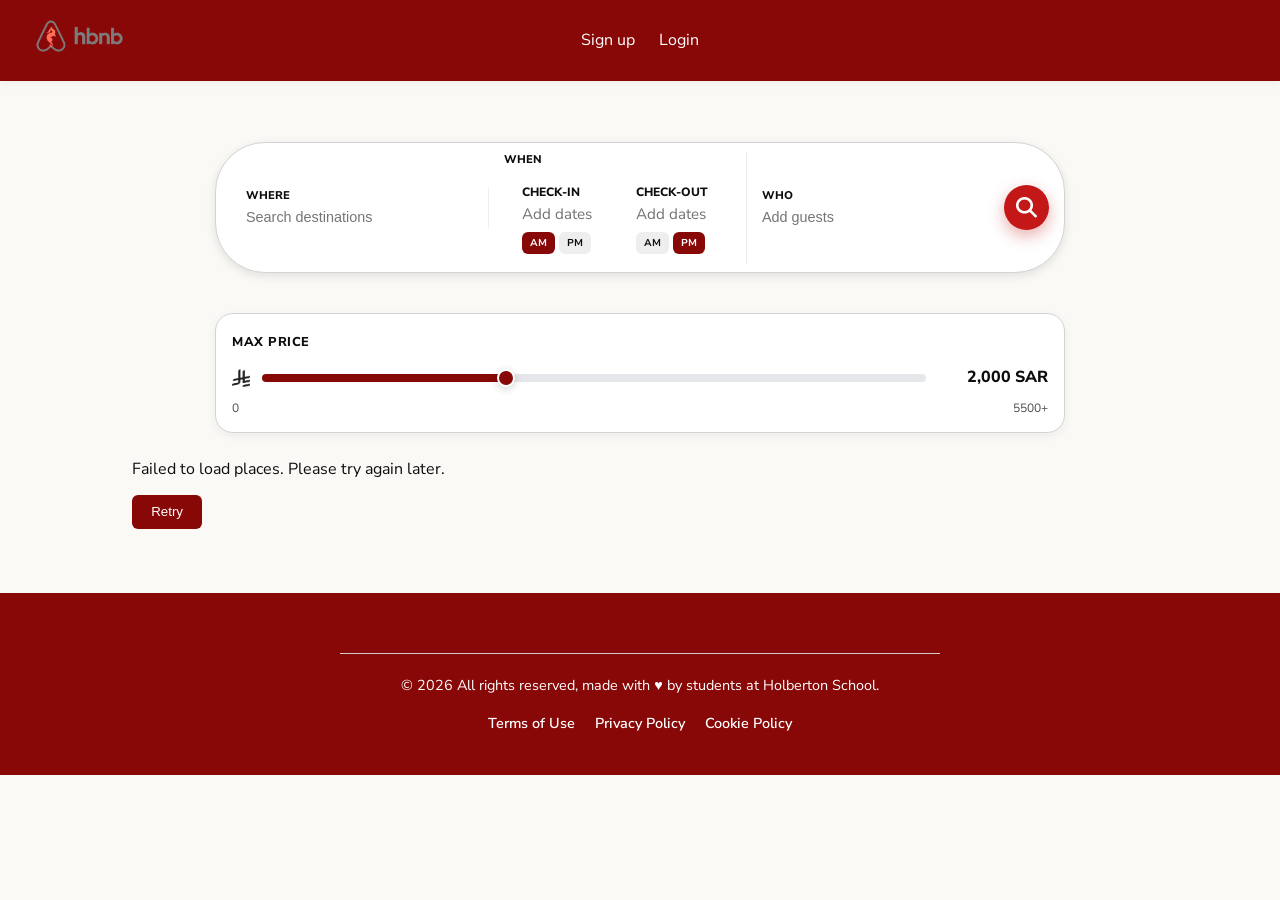
<file: part4/base_files/index.html>
<!DOCTYPE html>
<html lang="en">
<head>
    <meta charset="UTF-8">
    <meta name="viewport" content="width=device-width, initial-scale=1.0">
    <title>HBnB Home Page</title>
    <link rel="icon" href="images/icon.png" type="image/png">
    <link rel="stylesheet" href="styles.css">
    <link rel="stylesheet" href="https://cdnjs.cloudflare.com/ajax/libs/font-awesome/6.4.0/css/all.min.css">
    <link rel="preconnect" href="https://fonts.googleapis.com">
    <link rel="preconnect" href="https://fonts.gstatic.com" crossorigin>
    <link href="https://fonts.googleapis.com/css2?family=Nunito+Sans:wght@300;400;600;700&display=swap" rel="stylesheet">
</head>
<body>
    <header>
        <div class="header-container">
            <a href="index.html" class="brand">
                <img src="images/logo.png" alt="Logo" class="logo header-logo">
            </a>
           <nav>
               <a href="signup.html" id="signup-link">Sign up</a>
               <a href="login.html" id="login-link">Login</a>
               <a href="add_place.html" id="create-place-link" style="display: none;">Create Place</a>
               <a href="#" id="logout-btn" style="display:none;">Logout</a>
           </nav>
        </div>
    </header>
    
    <main>
        
        <search class="search-bar">
            <form id="filter-form">
                
                <!-- WHERE: Destination -->
                <div class="filter-group">
                    <label for="location">Where</label>
                    <input type="text" id="location" placeholder="Search destinations" list="location-suggestions">
                    <datalist id="location-suggestions"></datalist>
                </div>
                
                <!-- WHEN: Check-in & Checkout -->
        <div class="filter-group date-filter-group" id="date-picker-trigger"> <label>When</label>
    <div class="date-inputs-container">
        
        <div class="date-zone" id="checkin-zone">
            <span class="date-label">Check-in</span>
            <span class="date-display" id="checkin-display">Add dates</span>
            <input type="date" id="checkin-input" class="hidden-date-input" style="position:absolute; opacity:0; pointer-events:none;">
            <div class="time-ampm" id="checkin-time">
                <span class="time-btn active" data-time="am">AM</span>
                <span class="time-btn" data-time="pm">PM</span>
            </div>
        </div>

        <div class="date-zone" id="checkout-zone">
            <span class="date-label">Check-out</span>
            <span class="date-display" id="checkout-display">Add dates</span>
            <input type="date" id="checkout-input" class="hidden-date-input" style="position:absolute; opacity:0; pointer-events:none;">
            <div class="time-ampm" id="checkout-time">
                <span class="time-btn" data-time="am">AM</span>
                <span class="time-btn active" data-time="pm">PM</span>
            </div>
        </div>

    </div>
</div>
                <!-- WHO: Guests -->
                <div class="filter-group">
                    <label for="guests">Who</label>
                    <input type="number" id="guests" min="1" placeholder="Add guests">
                </div>

                <!-- Searching magnifier -->
                <button type="submit" class="search-btn">
                    <span class="icon"><i class="fas fa-magnifying-glass"></i></span>
                </button>
            </form>
        </search>

        <section class="price-filter" aria-label="Price filter">
            <div class="price-filter-header">
                <label for="price-range" class="price-label">Max Price</label>
                <button type="button" id="price-reset" class="price-reset">Reset</button>
            </div>
            <div class="price-range-row">
                <img src="images/Saudi_Riyal_Symbol-1.png" alt="SAR" class="currency-icon" />
                <input type="range" id="price-range" min="0" max="5500" step="50" value="2000" aria-describedby="price-value" />
                <output id="price-value" for="price-range" class="price-value"></output>
            </div>
            <div class="price-hints">
                <span>0</span>
                <span>5500+</span>
            </div>
        </section>

        <section id="places-list"></section>

    </main>
    
    <!-- Footer -->
    <footer>
        <hr>
        <p>© 2026 All rights reserved, made with ♥ by students at Holberton School.</p>
        <div>
            <ul>
                <li><a href="#">Terms of Use</a></li>
                <li><a href="#">Privacy Policy</a></li>
                <li><a href="#">Cookie Policy</a></li>
            </ul>
        </div>
    </footer>

    <script src="scripts.js"></script>
</body>
</html>
</file>
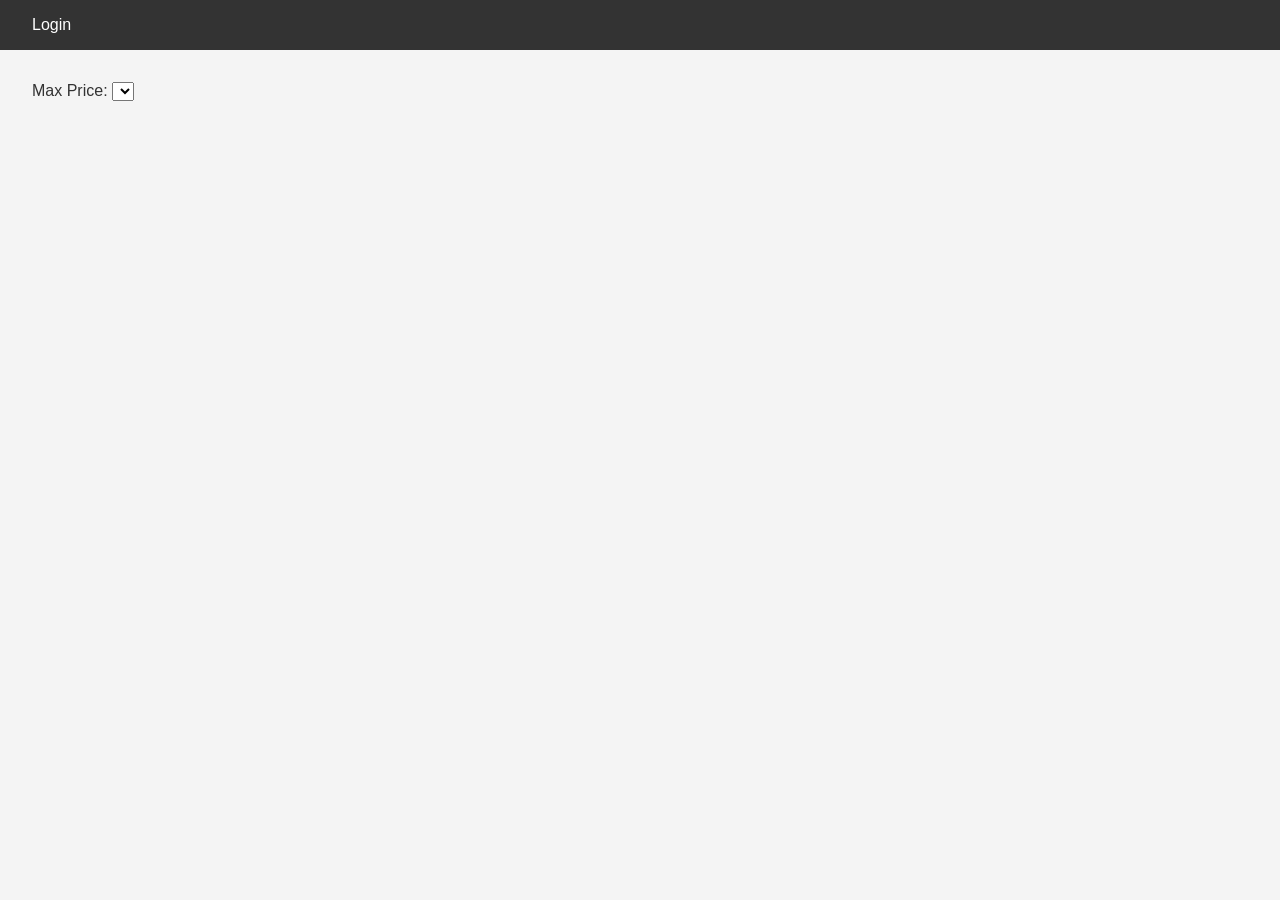
<file: part4/HTML/index.html>
<!DOCTYPE html>
<html lang="en">
<head>
    <meta charset="UTF-8">
    <meta name="viewport" content="width=device-width, initial-scale=1.0">
    <title>List of Places</title>
    <link rel="stylesheet" href="styles.css">
</head>
<body>
    <header>
        <nav>
            <a href="login.html" id="login-link">Login</a>
        </nav>
    </header>
    <main>
        <section id="filter">
            <label for="price-filter">Max Price:</label>
            <select id="price-filter">
                <!-- Options will be populated dynamically -->
            </select>
        </section>
        <section id="places-list">
            <!-- List of places will be populated dynamically -->
        </section>
    </main>
    <script src="scripts.js"></script>
</body>
</html>
</file>
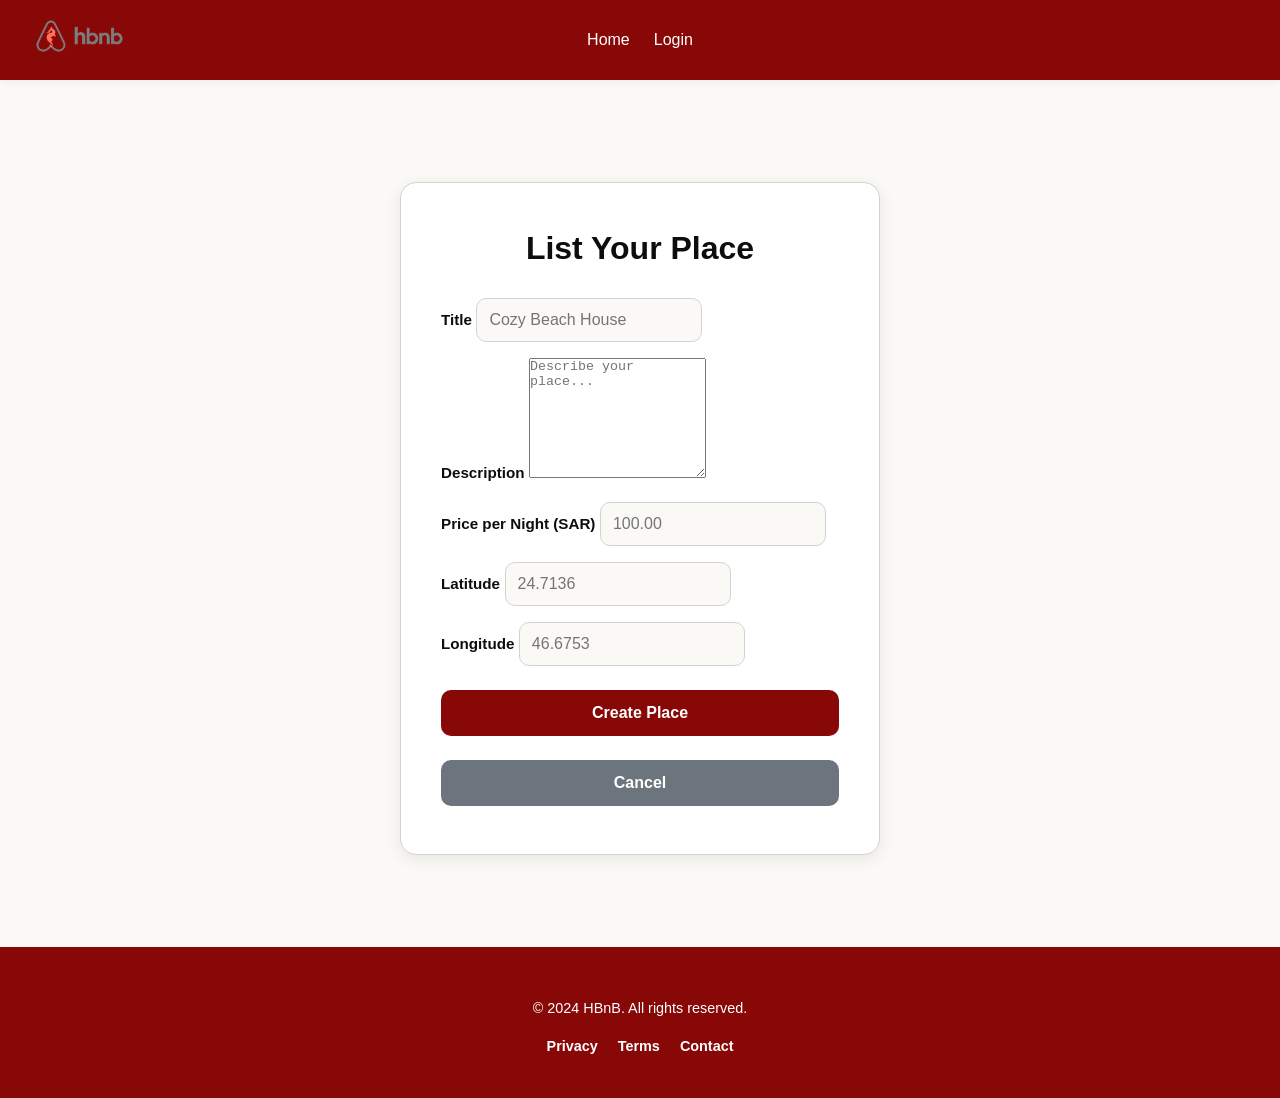
<file: part4/base_files/add-place.html>
<!DOCTYPE html>
<html lang="en">
<head>
    <meta charset="UTF-8">
    <meta name="viewport" content="width=device-width, initial-scale=1.0">
    <title>Add Place - HBnB</title>
    <link rel="stylesheet" href="styles.css">
</head>
<body>
    <header>
        <div class="header-container">
            <div class="brand">
                <a href="index.html">
                    <img src="images/logo.png" alt="HBnB Logo" class="header-logo">
                </a>
            </div>
            <nav>
                <a href="index.html">Home</a>
                <a href="#" id="auth-link">Login</a>
            </nav>
            <div></div>
        </div>
    </header>

    <main>
        <div class="signup-container">
            <h1>List Your Place</h1>
            
            <form id="add-place-form" class="signup-form">
                <div>
                    <label for="title">Title</label>
                    <input type="text" id="title" name="title" placeholder="Cozy Beach House" required>
                </div>
                
                <div>
                    <label for="description">Description</label>
                    <textarea id="description" name="description" placeholder="Describe your place..." required class="place-description"></textarea>
                </div>
                
                <div>
                    <label for="price">Price per Night (SAR)</label>
                    <input type="number" id="price" name="price" step="0.01" min="1" placeholder="100.00" required>
                </div>
                
                <div>
                    <label for="latitude">Latitude</label>
                    <input type="number" id="latitude" name="latitude" step="any" placeholder="24.7136" required>
                </div>
                
                <div>
                    <label for="longitude">Longitude</label>
                    <input type="number" id="longitude" name="longitude" step="any" placeholder="46.6753" required>
                </div>
                
                <button type="submit" id="add-place-btn">Create Place</button>
                <button type="button" class="cancel-btn" onclick="window.location.href='index.html'">Cancel</button>
                
                <div id="error-message" class="form-error"></div>
            </form>
        </div>
    </main>

    <footer>
        <p>&copy; 2024 HBnB. All rights reserved.</p>
        <ul>
            <li><a href="#">Privacy</a></li>
            <li><a href="#">Terms</a></li>
            <li><a href="#">Contact</a></li>
        </ul>
    </footer>

    <script src="scripts.js"></script>
</body>
</html>
</file>
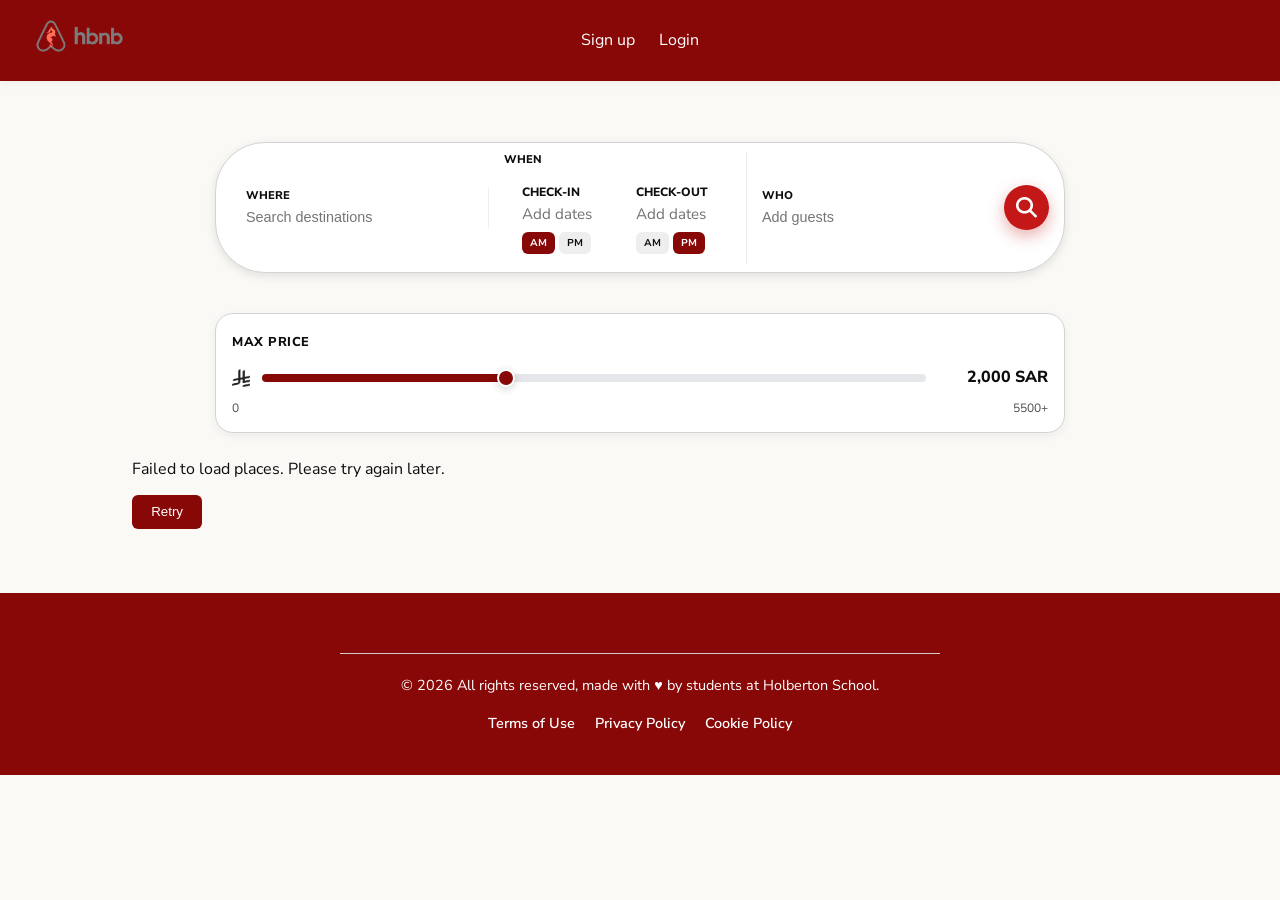
<file: part4/base_files/add_place.html>
<!DOCTYPE html>
<html lang="en">
<head>
  <meta charset="UTF-8">
  <meta name="viewport" content="width=device-width, initial-scale=1.0">
  <title>Add Place - HBnB</title>
  <link rel="icon" href="images/icon.png" type="image/png">
  <link rel="stylesheet" href="styles.css">
</head>
<body>
  <header>
    <div class="header-container">
      <div class="brand">
        <a href="index.html">
          <img src="images/logo.png" alt="HBnB Logo" class="logo header-logo">
        </a>
      </div>
      <nav>
        <a href="index.html">Home</a>
        <a href="#" id="logout-btn">Logout</a>
      </nav>
      <div></div>
    </div>
  </header>

  <main>
    <div class="signup-container">
      <h1>Add Your Place</h1>

      <form id="add-place-form" class="signup-form">
        <div>
          <label for="title">Title</label>
          <input type="text" id="title" name="title" placeholder="Cozy Beach House" required>
        </div>

        <div>
          <label for="description">Description</label>
          <textarea id="description" name="description" placeholder="Describe your place..." required class="place-description"></textarea>
        </div>

        <div>
          <label for="location">Location / City</label>
          <input type="text" id="location" name="location" placeholder="Riyadh, Saudi Arabia" required>
          <small>Enter the city or area where your place is located.</small>
        </div>

        <div>
          <label for="price">Price per Night (SAR)</label>
          <input type="number" id="price" name="price" step="0.01" min="1" placeholder="100.00" required>
        </div>

        <div>
          <label for="image_url">Place Image URL</label>
          <input type="url" id="image_url" name="image_url" placeholder="https://example.com/photo.jpg">
          <small style="color: #666;">Paste a link to a photo of your place.</small>
        </div>

        <div>
          <label for="latitude">Latitude</label>
          <input type="number" id="latitude" name="latitude" step="any" placeholder="24.7136" required>
        </div>

        <div>
          <label for="longitude">Longitude</label>
          <input type="number" id="longitude" name="longitude" step="any" placeholder="46.6753" required>
        </div>

        <div>
          <label for="amenities">Amenities (comma separated)</label>
          <input id="amenities" name="amenities" placeholder="WiFi, Kitchen, Pool" />
        </div>

        <button type="submit" id="add-place-btn">Create Place</button>
        <button type="button" class="cancel-btn" onclick="window.location.href='index.html'">Cancel</button>

        <div id="error-message" class="form-error"></div>
      </form>
    </div>

    <!-- ✅ Success Modal (outside the form) -->
    <div id="success-modal" class="success-overlay" aria-hidden="true">
      <div class="modal-card" role="dialog" aria-modal="true" aria-labelledby="success-title">
        <h2 id="success-title">✅ Place created!</h2>
        <p id="success-message">Your place was added successfully.</p>

        <div class="modal-actions">
          <button type="button" id="success-go-home" class="details-button">Go to Home</button>
          <button type="button" id="success-stay" class="cancel-btn">Stay here</button>
        </div>
      </div>
    </div>
  </main>

  <footer>
    <p>&copy; 2024 HBnB. All rights reserved.</p>
    <ul>
      <li><a href="#">Privacy</a></li>
      <li><a href="#">Terms</a></li>
      <li><a href="#">Contact</a></li>
    </ul>
  </footer>

  <script src="scripts.js"></script>
</body>
</html>
</file>
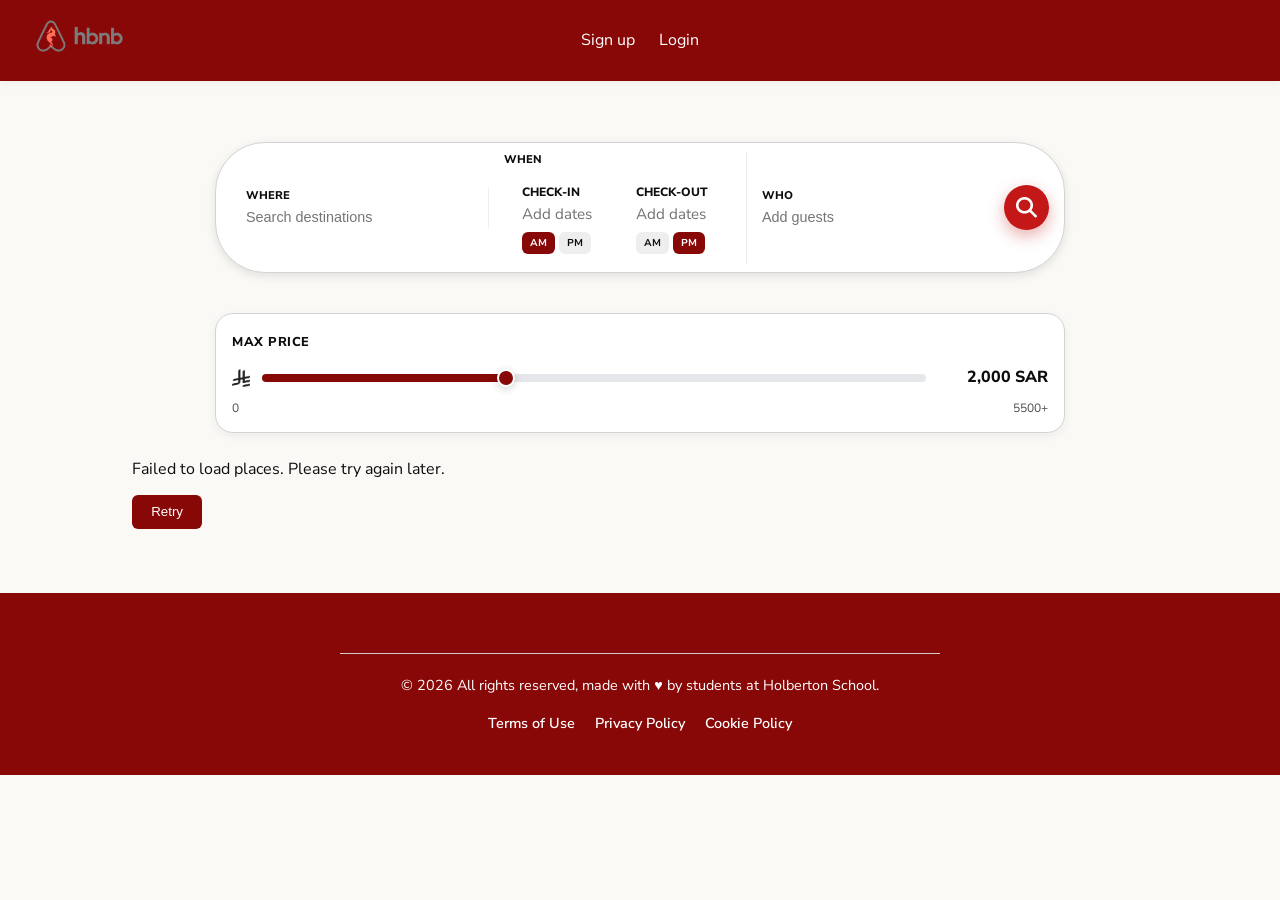
<file: part4/base_files/add_review.html>
<!DOCTYPE html>
<html lang="en">
<head>
  <meta charset="UTF-8" />
  <meta name="viewport" content="width=device-width, initial-scale=1.0" />
  <title>Add Review</title>
  <link rel="icon" href="images/icon.png" type="image/png" />
  <link rel="stylesheet" href="styles.css" />
  <link rel="preconnect" href="https://fonts.googleapis.com" />
  <link rel="preconnect" href="https://fonts.gstatic.com" crossorigin />
  <link href="https://fonts.googleapis.com/css2?family=Nunito+Sans:wght@300;400;600;700&display=swap" rel="stylesheet" />
</head>

<body>
  <header>
    <div class="header-container">
      <a href="index.html" class="brand">
        <img src="images/logo.png" alt="Application logo" class="logo header-logo" />
      </a>

      <nav>
      <nav>
        <a href="index.html">Home</a>
        <a href="#" id="logout-btn">Logout</a>
        <button id="logout-btn" style="display:none;">Logout</button>
      </nav>
    </div>
  </header>

  <main>
    <!-- Place Preview -->
    <section class="review-place-preview">
      <h2>Write a Review</h2>
      <div class="place-preview-card">
        <img id="review-place-image" src="images/place-01.jpg" alt="Place" class="preview-image">
        <div class="preview-info">
          <h3 id="review-place-title">Loading...</h3>
          <p id="review-place-location"></p>
        </div>
      </div>
    </section>

    <!-- Add Review Form -->
    <section class="add-review">
      <h2>Your Review</h2>
      
      <form id="review-form" class="form">
        <div class="form-group">
          <label for="review-rating">Rating:</label>
          <select id="review-rating" name="rating" required>
            <option value="">Select rating</option>
            <option value="5">⭐⭐⭐⭐⭐ Excellent</option>
            <option value="4">⭐⭐⭐⭐ Good</option>
            <option value="3">⭐⭐⭐ Average</option>
            <option value="2">⭐⭐ Poor</option>
            <option value="1">⭐ Terrible</option>
          </select>
        </div>
        
        <div class="form-group">
          <label for="review-text">Your Review:</label>
          <textarea id="review-text" name="review" rows="6" placeholder="Share your experience..." required></textarea>
        </div>
        
        <div class="form-actions">
          <button type="button" class="cancel-btn" onclick="history.back()">Cancel</button>
          <button type="submit" class="submit-btn">Submit Review</button>
        </div>
        
        <div id="review-error" class="form-error"></div>
      </form>
    </section>

  </main>

  <footer class="footer">
    <p>© 2026 All rights reserved.</p>
  </footer>
  <script src="scripts.js" defer></script>
</body>
</html>
</file>
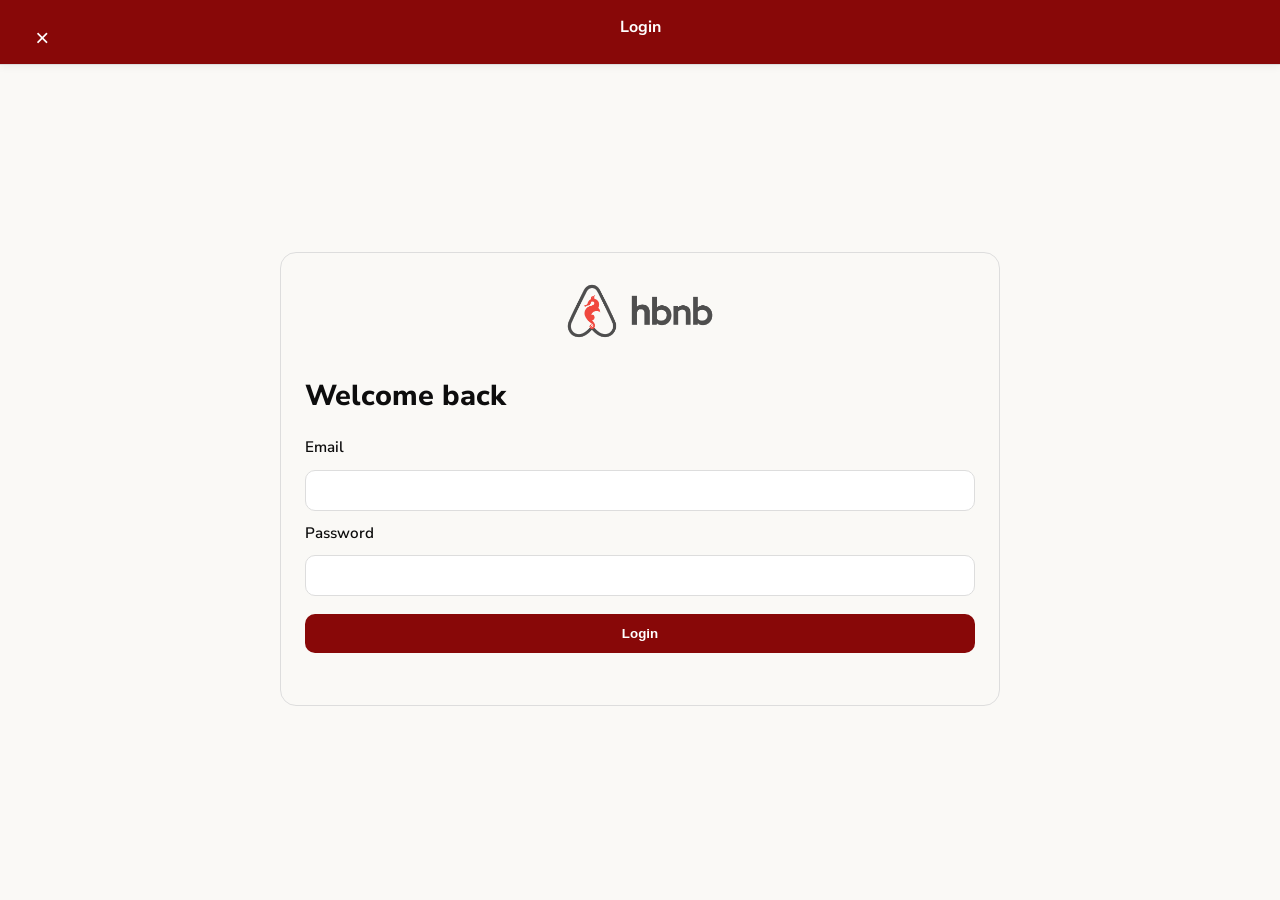
<file: part4/base_files/login.html>
<!DOCTYPE html>
<html lang="en">
<head>
    <meta charset="UTF-8">
    <meta name="viewport" content="width=device-width, initial-scale=1.0">
    <title>Login</title>
    <link rel="icon" href="images/icon.png" type="image/png">
    <link rel="stylesheet" href="styles.css">
    <link rel="preconnect" href="https://fonts.googleapis.com">
    <link rel="preconnect" href="https://fonts.gstatic.com" crossorigin>
    <link href="https://fonts.googleapis.com/css2?family=Nunito+Sans:wght@300;400;600;700&display=swap" rel="stylesheet">
</head>
<body>
      <main class="modal-overlay">
  <section class="modal-airbnb" role="dialog" aria-modal="true" aria-labelledby="modal-title">
    
    <header class="modal-header">
      <button type="button" class="modal-close" aria-label="Close">×</button>
      <h3 id="modal-title" class="modal-header-title">Login</h3>
      <div class="modal-header-spacer"></div>
    </header>

    <div class="modal-body">
      <div class="logo-container">
        <img src="images/logo.png" alt="Logo" class="logo">
      </div>

      <h2 class="modal-welcome">Welcome back</h2>

      <form id="login-form">
        <label for="email">Email</label>
        <input type="email" id="email" name="email" required>

        <label for="password">Password</label>
        <input type="password" id="password" name="password" required>

        <button id="login-btn" type="submit">Login</button>
        <p id="login-error" class="form-error"></p>
      </form>
    </div>

  </section>
</main>
    <script src="scripts.js"></script>
</body>
</html>
</file>
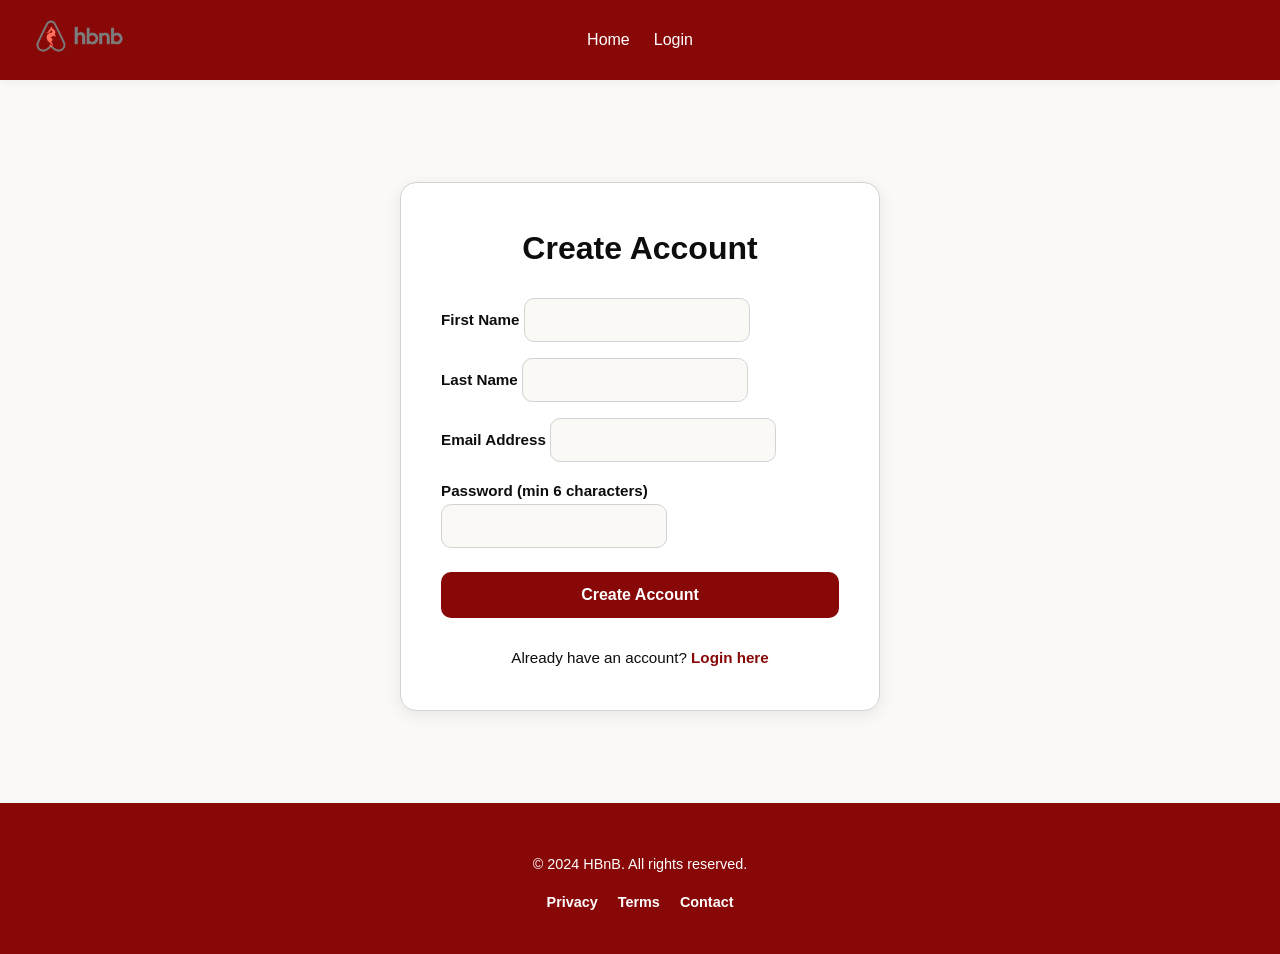
<file: part4/base_files/signup.html>
<!DOCTYPE html>
<html lang="en">
<head>
    <meta charset="UTF-8">
    <meta name="viewport" content="width=device-width, initial-scale=1.0">
    <title>Sign Up - HBnB</title>
    <link rel="stylesheet" href="styles.css">
</head>
<body>
    <header>
        <div class="header-container">
            <div class="brand">
                <a href="index.html">
                    <img src="images/logo.png" alt="HBnB Logo" class="logo header-logo">
                </a>
            </div>
            <nav>
                <a href="index.html">Home</a>
                <a href="login.html">Login</a>
            </nav>
            <div></div>
        </div>
    </header>

    <main>
        <div class="signup-container">
            <h1>Create Account</h1>
            
            <form id="signup-form" class="signup-form">
                <div>
                    <label for="first_name">First Name</label>
                    <input type="text" id="first_name" name="first_name" required>
                </div>
                
                <div>
                    <label for="last_name">Last Name</label>
                    <input type="text" id="last_name" name="last_name" required>
                </div>
                
                <div>
                    <label for="email">Email Address</label>
                    <input type="email" id="email" name="email" required>
                </div>
                
                <div>
                    <label for="password">Password (min 6 characters)</label>
                    <input type="password" id="password" name="password" required minlength="6">
                </div>
                
                <button type="submit" id="signup-btn">Create Account</button>
                
                <div id="error-message" class="form-error"></div>
            </form>
            
            <div class="signup-footer">
                Already have an account? 
                <a href="login.html">Login here</a>
            </div>
        </div>
    </main>

    <footer>
        <p>&copy; 2024 HBnB. All rights reserved.</p>
        <ul>
            <li><a href="#">Privacy</a></li>
            <li><a href="#">Terms</a></li>
            <li><a href="#">Contact</a></li>
        </ul>
    </footer>

    <script src="scripts.js"></script>
    <script>
        document.getElementById('signup-form').addEventListener('submit', handleSignupForm);
    </script>
</body>
</html>
</file>
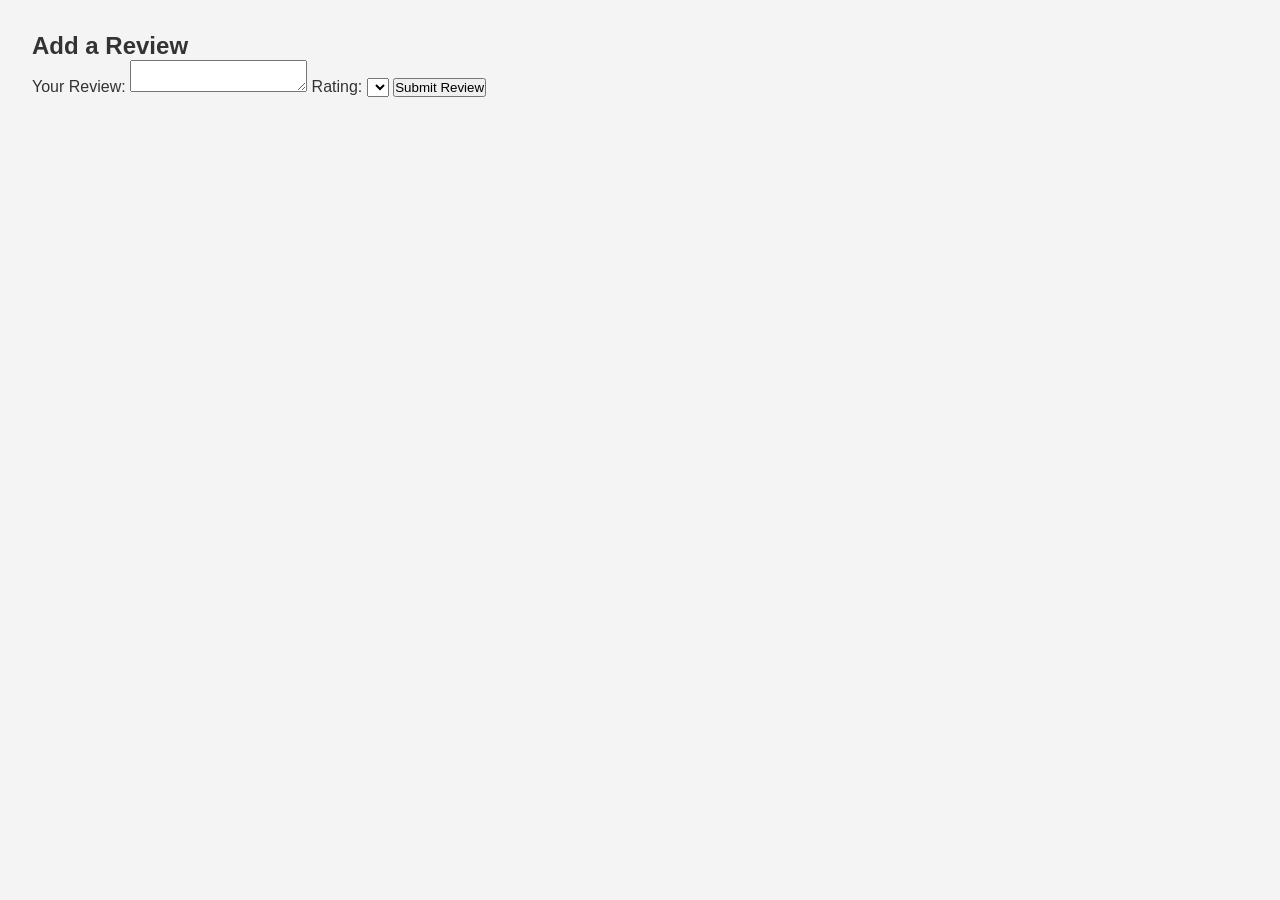
<file: part4/HTML/add_review.html>
<!DOCTYPE html>
<html lang="en">
<head>
    <meta charset="UTF-8">
    <meta name="viewport" content="width=device-width, initial-scale=1.0">
    <title>Add Review</title>
    <link rel="stylesheet" href="styles.css">
</head>
<body>
    <main>
        <!-- Add something to idfentify the place you're reviewing -->
        <form id="review-form">
            <h2>Add a Review</h2>
            <label for="review">Your Review:</label>
            <textarea id="review" name="review" required></textarea>
            <label for="rating">Rating:</label>
            <select id="rating" name="rating" required>
                <!-- Options for rating -->
            </select>
            <button type="submit">Submit Review</button>
        </form>
    </main>
    <script src="scripts.js"></script>
</body>
</html>
</file>
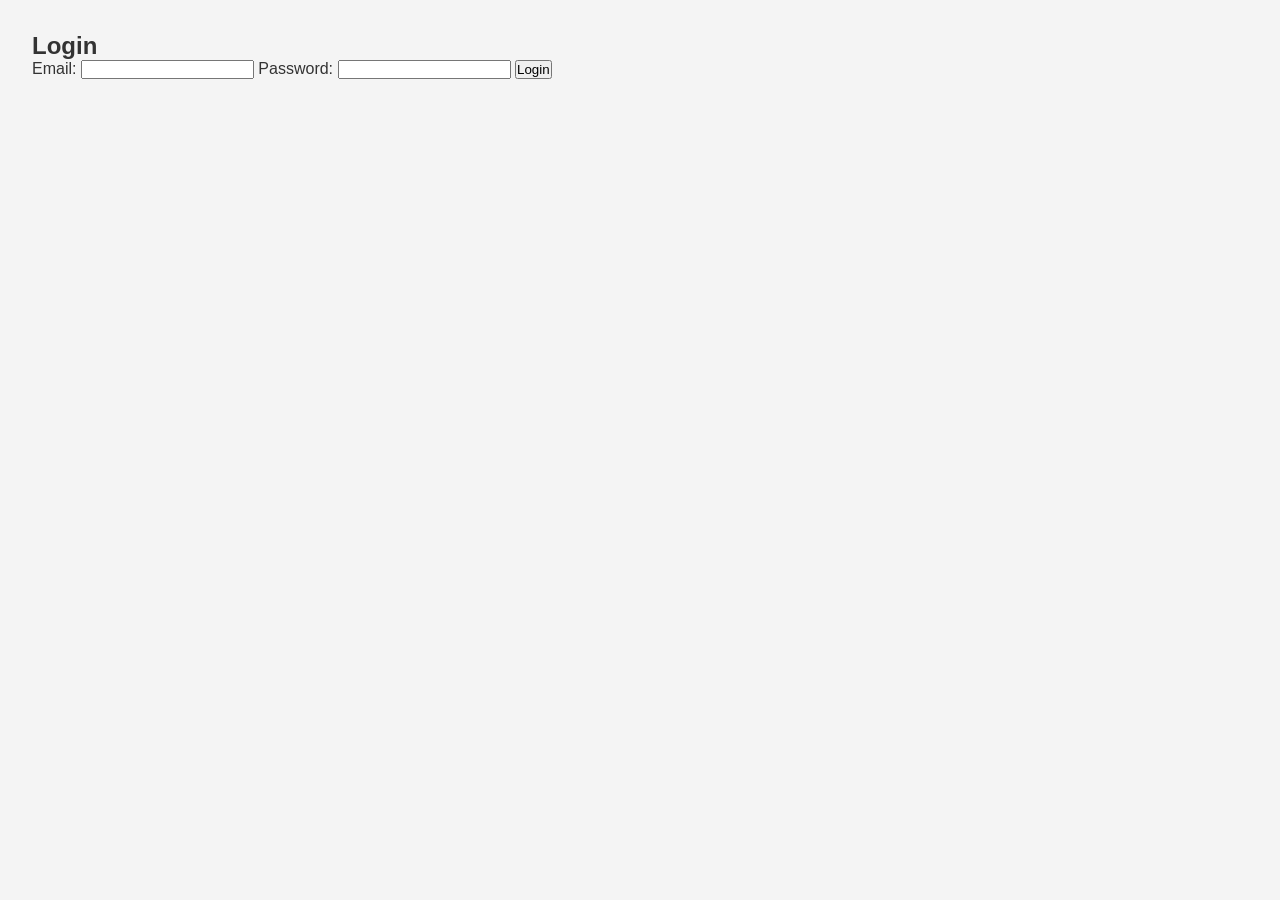
<file: part4/HTML/login.html>
<!DOCTYPE html>
<html lang="en">
<head>
    <meta charset="UTF-8">
    <meta name="viewport" content="width=device-width, initial-scale=1.0">
    <title>Login</title>
    <link rel="stylesheet" href="styles.css">
</head>
<body>
    <main>
        <form id="login-form">
            <h2>Login</h2>
            <label for="email">Email:</label>
            <input type="email" id="email" name="email" required>
            
            <label for="password">Password:</label>
            <input type="password" id="password" name="password" required>
            
            <button type="submit">Login</button>
        </form>
    </main>
    <script src="scripts.js"></script>
</body>
</html>
</file>
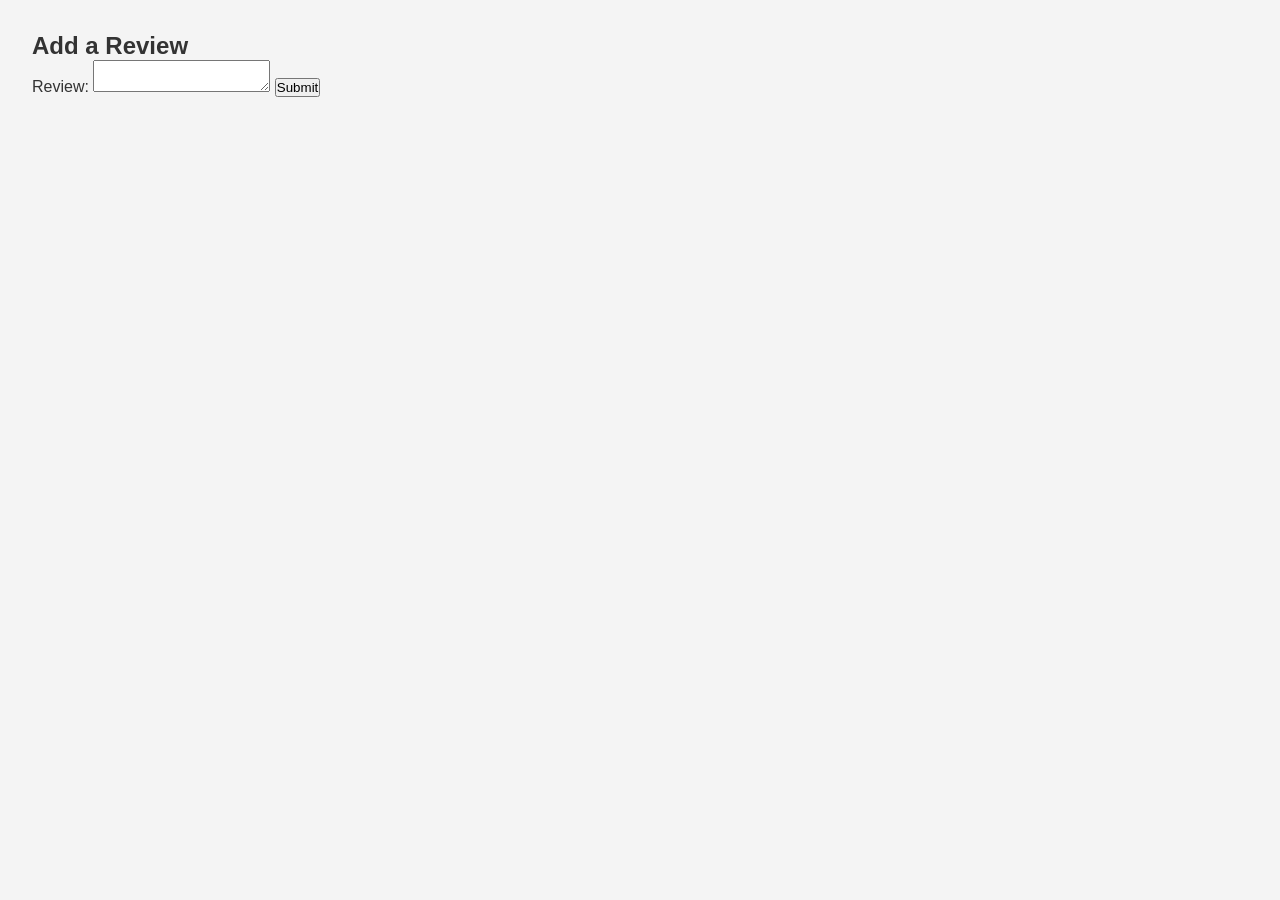
<file: part4/HTML/place.html>
<!DOCTYPE html>
<html lang="en">
<head>
    <meta charset="UTF-8">
    <meta name="viewport" content="width=device-width, initial-scale=1.0">
    <title>Place Details</title>
    <link rel="stylesheet" href="styles.css">
</head>
<body>
    <main>
        <section id="place-details">
            <!-- Place details will be populated dynamically -->
        </section>
        <section id="reviews">
            <!-- Reviews will be populated dynamically -->
        </section>
        <section id="add-review">
            <h2>Add a Review</h2>
            <form id="review-form">
                <label for="review-text">Review:</label>
                <textarea id="review-text" name="review-text" required></textarea>
                
                <button type="submit">Submit</button>
            </form>
        </section>
    </main>
    <script src="scripts.js"></script>
</body>
</html>
</file>
<file: part4/base_files/styles.css>
/* =========================
   01) VARIABLES / THEME
========================= */
:root {
  --color-primary: #880808;   /* main accent */
  --color-bg: #FAF9F6;        /* page background */
  --color-border: #D3D3D3;    /* borders / dividers */
  --color-accent: #FCF0CC;    /* highlights / cards */
  --color-text: #0D0D0D;
  --color-white: #FFFFFF;
}

/* =========================
   02) RESET + BASE
========================= */
* {
  box-sizing: border-box;
  margin: 0;
  padding: 0;
}

body {
  background-color: var(--color-bg);
  color: var(--color-text);
  font-family: "Nunito Sans", Arial, sans-serif;
  line-height: 1.6;
}

/* =========================
   03) GLOBAL TYPOGRAPHY / SPACING
========================= */
h1, h2, h3, h4, h5, h6 {
  margin-bottom: 0.5rem;
}

p {
    margin-bottom: 0.75rem;
}

section {
    margin-bottom: 2rem;
}

/* =========================
   04) GLOBAL LAYOUT
========================= */
main {
  padding: 2rem;
  max-width: 1100px;
  margin: 90px auto 0;
}

/* =========================
   05) HEADER + NAV
========================= */
header {
  background-color: var(--color-primary);
  color: var(--color-white);
  padding: 1rem 2rem;
  position: fixed;
  top: 0;
  left: 0;
  width: 100%;
  z-index: 1000;
  box-shadow: 0 2px 8px rgba(0,0,0,0.05);
}

.header-container {
  display: grid;
  grid-template-columns: 1fr auto 1fr;
  align-items: center;
}

.brand {
  justify-self: start;
}

header nav {
  justify-self: center;
  display: flex;
  gap: 1.5rem;
}

header nav a,
header nav button {
  color: var(--color-white);
  text-decoration: none;
  font-weight: 600;
  background: transparent;
  border: 0;
  padding: 0;
  cursor: pointer;
  font: inherit;
}

header nav a:hover,
header nav button:hover {
  text-decoration: underline;
}

/* NAV underline animation */
header nav a { position: relative; }
header nav a::after {
  content: "";
  position: absolute;
  left: 0;
  bottom: -6px;
  width: 100%;
  height: 2px;
  background: var(--color-white);
  transform: scaleX(0);
  transform-origin: left;
  transition: transform 0.2s ease;
}
header nav a:hover::after { transform: scaleX(1); }

/* =========================
   06) LOGO
========================= */
.logo-container {
  text-align: center;
  margin-bottom: 20px;
}

.logo {
  max-width: 160px;
  height: auto;
}

.header-logo {
  height: 40px;
  width: auto;
  filter: brightness(1.6) contrast(1.25) saturate(1.05);
}

/* =========================
   07) BUTTONS + LINKS
========================= */
button {
  background-color: var(--color-primary);
  color: var(--color-white);
  border: none;
  border-radius: 6px;
  padding: 0.6rem 1.2rem;
  cursor: pointer;
}

button:hover { opacity: 0.9; }

/* Details button */
.details-button {
  display: block;
  margin-top: 10px;
  background: var(--color-primary);
  color: var(--color-white);
  padding: 10px 12px;
  border-radius: 10px;
  text-decoration: none;
  text-align: center;
  font-weight: 600;
  transition: opacity 0.15s ease;
}

.details-button:hover {
  opacity: 0.9;
}

.details-button.danger {
  background: linear-gradient(135deg, #ef4444, #dc2626);
  color: #fff;
  border: none;
  border-radius: 12px;
  padding: 12px 16px;
  font-weight: 700;
  display: inline-flex;
  align-items: center;
  gap: 8px;
  cursor: pointer;
  box-shadow: 0 8px 18px rgba(0,0,0,0.12);
  transition: all 0.18s cubic-bezier(.4,0,.2,1);
}

.details-button.danger:hover {
  opacity: 0.95;
  transform: translateY(-2px);
  box-shadow: 0 14px 28px rgba(220, 38, 38, 0.28);
}

.details-button.danger:active {
  transform: translateY(0);
  box-shadow: 0 8px 18px rgba(220, 38, 38, 0.18);
}

.details-button.danger:disabled {
  opacity: 0.55;
  cursor: not-allowed;
  transform: none;
  box-shadow: none;
}

/* Cancel button styling */
.cancel-btn {
  background-color: #666;
  margin-top: 10px;
  width: 100%;
}

.cancel-btn:hover {
  background-color: #555;
  opacity: 1;
}

/* Loading button state */
button:disabled {
  opacity: 0.7;
  cursor: not-allowed;
}

/* =========================
   08) FORMS (GLOBAL)
========================= */
textarea {
  min-height: 120px;
}

.form-error {
  color: #880808;
  font-size: 0.9rem;
  margin-top: 6px;
}

.signup-form small {
  display: block;
  color: #666;
  font-size: 0.85rem;
  margin-top: 4px;
  margin-bottom: 8px;
}

/* =========================
   09) CARDS (GLOBAL)
========================= */
.review-card {
  margin: 0;
  padding: 12px;
  border: 1px solid #ddd;
  border-radius: 10px;
  background-color: var(--color-accent);
}

.card {
  background: #fff;
  border: 1px solid rgba(0,0,0,0.08);
  border-radius: 16px;
  box-shadow: 0 10px 30px rgba(0,0,0,0.06);
  overflow: hidden;
}

.card-header {
  padding: 18px 18px 10px;
  border-bottom: 1px solid rgba(0,0,0,0.06);
}

.card-title {
  margin: 0;
  font-size: 18px;
  font-weight: 800;
}

.card-subtitle {
  margin: 6px 0 0;
  font-size: 14px;
  opacity: 0.75;
}

/* =========================
   10) DATE PICKER (PILL)
========================= */
.date-inputs-container {
    display: flex;
    gap: 0;
    position: relative;
    margin-top: 4px;
}

.date-zone {
    flex: 1;
    padding: 10px 18px; /* Slightly more padding for a "premium" feel */
    cursor: pointer;
    position: relative;
    border-radius: 25px; /* Fully rounded for the modern pill look */
    transition: all 0.2s ease-in-out;
}

.date-zone:hover {
    background-color: #f0f0f0; 
}

/* The Secret: This hides the default UI but makes the whole zone clickable */
.hidden-date-input {
    position: absolute;
    inset: 0;
    width: 100%;
    height: 100%;
    opacity: 0;
    cursor: pointer;
    z-index: 2; /* Sits on top of everything */
    -webkit-appearance: none;
}

/* Specifically kills the old-looking calendar icon in Chrome/Edge/Safari */
.hidden-date-input::-webkit-calendar-picker-indicator {
    position: absolute;
    left: 0;
    top: 0;
    width: 100%;
    height: 100%;
    margin: 0;
    padding: 0;
    cursor: pointer;
    background: transparent;
    color: transparent;
}

.date-label {
    display: block;
    font-size: 0.75rem;
    font-weight: 800;
    text-transform: uppercase;
    color: var(--color-text);
    pointer-events: none; /* Let the click pass through to the input */
}

.date-display {
    display: block;
    font-size: 0.95rem;
    color: #717171;
    white-space: nowrap;
    pointer-events: none;
}

/* Smooth feedback when a date is selected */
.date-zone.has-value .date-display {
    color: var(--color-text);
    font-weight: 600;
}

/* AM/PM Toggle (positioned to stay clickable) */
.time-ampm {
    display: flex;
    gap: 4px;
    margin-top: 6px;
    position: relative;
    z-index: 3; /* Stays ABOVE the hidden input so buttons still work */
    pointer-events: auto;
}

.time-btn {
    font-size: 10px;
    font-weight: 700;
    padding: 3px 8px;
    border-radius: 6px;
    background: #eee;
    border: none;
    cursor: pointer;
    transition: 0.2s;
}

.time-btn.active {
    background: var(--color-primary);
    color: white;
}

/* =========================
   11) MODALS (LOGIN + SUCCESS)
========================= */
/* Animations */
@keyframes modal-in {
  from {
    opacity: 0;
    transform: translateY(12px) scale(0.98);
  }
  to {
    opacity: 1;
    transform: translateY(0) scale(1);
  }
}

@keyframes overlay-in {
  from { opacity: 0; }
  to { opacity: 1; }
}

@keyframes shake {
  0%, 100% { transform: translateX(0); }
  20% { transform: translateX(-6px); }
  40% { transform: translateX(6px); }
  60% { transform: translateX(-4px); }
  80% { transform: translateX(4px); }
}

/* Overlay */
.modal-overlay {
  position: fixed;
  inset: 0;
  background: rgba(0, 0, 0, 0);
  display: flex;
  align-items: center;
  justify-content: center;
  padding: 24px;
  animation: overlay-in 0.2s ease-out;
}

body.modal-open {
  overflow: hidden;
}

/* Modal box */
.modal-airbnb {
  width: min(720px, 100%);
  max-height: 90vh;
  background: var(--color-bg);
  border-radius: 16px;
  overflow: hidden;
  border: 1px solid #ddd;
  animation: modal-in 0.25s ease-out;
}

.modal-airbnb.shake {
  animation: shake 0.35s ease-in-out;
}

/* Modal header */
.modal-header {
  display: grid;
  grid-template-columns: 48px 1fr 48px;
  align-items: center;
  padding: 14px 16px;
  border-bottom: 1px solid #ddd;
}

.modal-header-title {
  text-align: center;
  font-size: 1rem;
  font-weight: 700;
}

.modal-header-spacer {
  width: 48px;
}

/* Close button */
.modal-close {
  width: 36px;
  height: 36px;
  border: none;
  background: transparent;
  border-radius: 50%;
  cursor: pointer;
  font-size: 24px;
  display: grid;
  place-items: center;
}

.modal-close:hover {
  background: rgba(0, 0, 0, 0.06);
}

/* Modal body */
.modal-body {
  padding: 24px;
  max-height: calc(90vh - 60px);
  overflow: auto;
}

.modal-welcome {
  font-size: 1.8rem;
  font-weight: 800;
  margin: 12px 0 16px;
}

/* LOGIN FORM */
#login-form {
  display: flex;
  flex-direction: column;
  gap: 10px;
}

#login-form label {
  font-weight: 600;
  font-size: 0.95rem;
}

#login-form input {
  background: var(--color-white);
  border: 1px solid #ddd;
  border-radius: 10px;
  padding: 12px;
}

#login-form button {
  width: 100%;
  border-radius: 10px;
  padding: 12px;
  font-weight: 700;
  margin-top: 8px;
  transition: transform 0.1s ease, opacity 0.2s ease;
}

#login-form button:active {
  transform: scale(0.98);
}

#login-btn.loading {
  opacity: 0.85;
  pointer-events: none;
}

/* Modal */
.success-overlay {
  position: fixed;
  inset: 0;
  display: none;
  place-items: center;
  background: rgba(0,0,0,.55);
  z-index: 9999;
  padding: 16px;
}

.success-overlay.open{
  display: grid;
}

.modal-card {
  width: min(520px, 100%);
  background: #fff;
  border-radius: 16px;
  padding: 20px;
  box-shadow: 0 16px 40px rgba(0,0,0,.25);
}

.modal-card h2{ margin: 0 0 8px; }
.modal-card p{ margin: 0 0 16px; color: #555; }

.modal-actions {
  display: flex;
  gap: 10px;
  justify-content: flex-end;
  flex-wrap: wrap;
}

/* =========================
   12) SEARCH BAR + FILTERS
========================= */
.search-bar {
  background: var(--color-white);
  border: 1px solid var(--color-border);
  border-radius: 50px;
  padding: 8px 15px;
  margin: 20px auto 40px;
  box-shadow: 0 3px 10px rgba(0,0,0,0.1);
  max-width: 850px;
}

#filter-form {
  display: flex;
  align-items: center;
  justify-content: space-between;
}

.filter-group {
  display: flex;
  flex-direction: column;
  padding: 0 15px;
  flex: 1;
  border-right: 1px solid #eee;
}

.filter-group:last-of-type {
  border-right: none;
}

.filter-group label {
  font-size: 0.7rem;
  font-weight: 800;
  text-transform: uppercase;
  color: var(--color-text);
}

.filter-group input {
  border: none;
  padding: 4px 0;
  font-size: 0.9rem;
  background: transparent;
  width: 100%;
}

.filter-group input:focus {
  outline: none;
}

.search-btn {
  background-color: #c41717; /* brighter red */
  border-radius: 50%;
  width: 45px;
  height: 45px;
  padding: 0;
  display: flex;
  align-items: center;
  justify-content: center;
  flex-shrink: 0;

  box-shadow: 0 6px 16px rgba(196, 23, 23, 0.35);
}

.search-btn .icon {
  font-size: 1.3rem;   /* increase visibility */
  line-height: 1;
}

.search-btn:hover {
  background-color: #d61f1f;
}

/* =========================
   13) PLACE DETAILS: GALLERY + AMENITIES
========================= */
.place-images {
  display: flex;
  gap: 12px;
  margin-bottom: 20px;
  overflow-x: auto;
  justify-content: center;
  flex-wrap: wrap;
}

.place-images img {
  width: 300px;           /* thumbnail size */
  height: 200px;
  object-fit: cover;
  border-radius: 10px;
  border: 1px solid #ddd;
  cursor: pointer;
}

.amenities-list {
  list-style: none;
  margin: 0;
  padding: 0;
  display: grid;
  grid-template-columns: repeat(auto-fit, minmax(140px, 1fr));
  gap: 6px 20px;
}

.amenities-list li {
  display: flex;
  align-items: center;
  gap: 8px;
  margin-bottom: 8px;
  font-weight: 600;
  font-size: 0.95rem;
  color: var(--color-text);
}

.amenities-list li i {
  color: var(--color-primary);
  font-size: 1.1rem;
  min-width: 18px;
}

/* Thumbnail interactions */
.place-images img:hover {
  transform: translateY(-2px) scale(1.03);
  opacity: 0.95;
}

/* make images horizontally scrollable on very small screens */
@media (max-width: 480px) {
  .place-images {
    overflow-x: auto;
    flex-wrap: nowrap;
    padding-bottom: 8px;
  }

  .place-images img {
    flex: 0 0 auto;
    width: 80vw;  /* almost full viewport width */
    height: auto;
  }
}

/* =========================
   14) ANIMATIONS + MOTION
========================= */
/* Smooth base transitions */
a, button, input, textarea, select, .place-card, .review-card, .card, .header-logo, .place-images img {
  transition: transform 0.2s ease, opacity 0.2s ease, background-color 0.2s ease, border-color 0.2s ease;
}

/* Logo subtle tilt on hover (no glow) */
.brand:hover .header-logo {
  transform: rotate(-1deg) scale(1.03);
}

/* Cards float on hover */
.place-card:hover,
.review-card:hover,
.card:hover {
  transform: translateY(-3px);
}

/* Cards fade/slide in on page load */
@keyframes float-in {
  from {
    opacity: 0;
    transform: translateY(10px);
  }
  to {
    opacity: 1;
    transform: translateY(0);
  }
}

/* apply to cards automatically */
.place-card,
.review-card,
.card {
  animation: float-in 0.35s ease both;
}

/* optional stagger (works best when cards are in a list/grid) */
.places-grid > .place-card:nth-child(1) { animation-delay: 0.05s; }
.places-grid > .place-card:nth-child(2) { animation-delay: 0.10s; }
.places-grid > .place-card:nth-child(3) { animation-delay: 0.15s; }
.places-grid > .place-card:nth-child(4) { animation-delay: 0.20s; }
.places-grid > .place-card:nth-child(5) { animation-delay: 0.25s; }
.places-grid > .place-card:nth-child(6) { animation-delay: 0.30s; }

/* Buttons: gentle pulse on hover + press feedback */
@keyframes soft-pulse {
  0%, 100% { transform: scale(1); }
  50% { transform: scale(1.03); }
}

button:hover,
.details-button:hover {
  animation: soft-pulse 0.35s ease-in-out;
}

/* Press */
button:active,
.details-button:active {
  transform: scale(0.98);
}

/* Search button: pop on hover */
.search-btn:hover {
  transform: scale(1.06);
}

/* Selected thumbnail (add class="active" in HTML/JS when clicked) */
.place-images img.active {
  border-color: var(--color-primary);
  transform: scale(1.04);
}

/* Inputs focus feel (no glow, just clean emphasis) */
input:focus,
textarea:focus,
select:focus {
  border-color: var(--color-primary);
  outline: none;
  transform: translateY(-1px);
}

/* Modal close button micro-interaction */
.modal-close:active {
  transform: scale(0.92);
}

/* Respect reduced motion */
@media (prefers-reduced-motion: reduce) {
  * {
    animation: none !important;
    transition: none !important;
    scroll-behavior: auto !important;
  }
}

/* =========================
   15) REVIEWS + REVIEW SUMMARY
========================= */
.review-summary {
  font-family: 'Nunito Sans', sans-serif;
  max-width: 900px;
  margin: 20px auto 40px auto;
  padding: 20px;
  color: #222;
  border-top: 1px solid #ddd;
}

.summary-header {
  display: flex;
  justify-content: space-between;
  align-items: center;
  margin-bottom: 15px;
}

.overall-rating {
  font-weight: 700;
  font-size: 24px;
  color: #222;
  display: flex;
  align-items: center;
  gap: 8px;
}

.overall-rating i {
  color: #f4b400; /* gold star */
  font-size: 28px;
}

.review-count {
  font-weight: 400;
  font-size: 18px;
  color: #666;
}

.how-reviews-work {
  font-size: 14px;
  color: #555;
  text-decoration: underline;
  cursor: pointer;
}

.summary-content {
  display: flex;
  gap: 40px;
  padding-top: 10px;
  flex-wrap: wrap;
}

/* Rating distribution bars */

.rating-distribution {
  width: 150px;
  font-size: 14px;
  color: #666;
}

.rating-bar-row {
  display: flex;
  align-items: center;
  margin-bottom: 6px;
}

.rating-bar-row span {
  width: 15px;
  text-align: right;
  margin-right: 10px;
  font-weight: 600;
}

.bar-container {
  flex-grow: 1;
  background: #eee;
  height: 8px;
  border-radius: 5px;
  overflow: hidden;
}

.bar {
  height: 100%;
  background: #f4b400;
  border-radius: 5px 0 0 5px;
}

.bar.filled {
  background: #f4b400;
}

/* Category ratings */

.category-ratings {
  flex-grow: 1;
  display: grid;
  grid-template-columns: repeat(3, 1fr);
  gap: 15px 30px;
}

.category {
  display: flex;
  justify-content: space-between;
  align-items: center;
}

.category-name {
  font-weight: 600;
  font-size: 16px;
  color: #222;
}

.category-score {
  font-weight: 700;
  font-size: 16px;
  display: flex;
  align-items: center;
  gap: 6px;
  color: #222;
}

/* =========================
   16) FOOTER
========================= */
footer {
  background-color: var(--color-primary);
  color: var(--color-white);
  text-align: center;
  padding: 40px 20px;
  font-size: 0.9rem;
}

footer hr {
  border: 0;
  height: 1px;
  background-color: #ccc;
  margin: 20px auto;
  max-width: 600px;
}

footer p {
  margin: 10px 0 15px 0;
}

footer ul {
  list-style: none;
  display: flex;
  justify-content: center;
  flex-wrap: wrap;        /* wrap on small screens */
  gap: 20px;
  padding: 0;
  margin: 10px 0 0 0;
}

footer ul li a {
  color: var(--color-white);
  text-decoration: none;
  transition: color 0.2s ease;
  font-weight: 600;
}

footer ul li a:hover {
  color: var(--color-accent);
}

/* Footer small screens adjustment */
@media (max-width: 480px) {
  footer {
    padding: 30px 15px;
  }
}
/* =========================
   17) PRICE FILTER
========================= */
.price-filter {
  max-width: 850px;            /* match your search-bar max width */
  margin: 14px auto 24px;
  padding: 14px 16px;
  border: 1px solid var(--color-border);
  border-radius: 18px;
  background: var(--color-white);
  box-shadow: 0 3px 10px rgba(0,0,0,0.06);
}

.price-filter-header{
  display:flex;
  align-items:center;
  justify-content:space-between;
  margin-bottom:10px;
}

.price-label{
  font-weight: 800;
  text-transform: uppercase;
  font-size: 0.8rem;
  letter-spacing: 0.04em;
}

.price-reset{
  border: 0;
  background: transparent;
  font-weight: 700;
  cursor: pointer;
  opacity: 0.8;
  padding: 6px 8px;
  border-radius: 10px;
}
.price-reset:hover{
  opacity: 1;
  background: rgba(0,0,0,0.04);
}

.price-range-row{
  display:flex;
  align-items:center;
  gap:12px;
}

.price-value{
  min-width: 110px;
  font-weight: 800;
  text-align: right;
}

.currency-icon{
  width: 18px;
  height: 18px;
  margin: 0;
}

/* Slider track with "fill" */
#price-range{
  flex: 1;
  height: 8px;
  border-radius: 999px;
  appearance: none;
  outline: none;
  background: linear-gradient(
    to right,
    var(--color-primary) var(--fill, 0%),
    #e5e7eb var(--fill, 0%)
  );
}

/* Thumb */
#price-range::-webkit-slider-thumb{
  appearance:none;
  width: 18px;
  height: 18px;
  border-radius: 50%;
  background: var(--color-primary);
  border: 2px solid var(--color-white);
  box-shadow: 0 2px 8px rgba(0,0,0,0.18);
  cursor: pointer;
}
#price-range::-moz-range-thumb{
  width: 18px;
  height: 18px;
  border-radius: 50%;
  background: var(--color-primary);
  border: 2px solid var(--color-white);
  box-shadow: 0 2px 8px rgba(0,0,0,0.18);
  cursor: pointer;
}

.price-hints{
  display:flex;
  justify-content:space-between;
  font-size: 12px;
  opacity: 0.75;
  margin-top: 8px;
}

/* =========================
   18) PAGE: SIGNUP
========================= */
.signup-container {
  max-width: 480px;
  margin: 60px auto;
  padding: 40px;
  background: var(--color-white);
  border: 1px solid var(--color-border);
  border-radius: 16px;
  box-shadow: 0 4px 16px rgba(0, 0, 0, 0.08);
}

.signup-container h1 {
  text-align: center;
  font-size: 2rem;
  font-weight: 800;
  color: var(--color-text);
  margin-bottom: 24px;
}

.signup-form {
  display: flex;
  flex-direction: column;
  gap: 16px;
}

.signup-form label {
  font-weight: 600;
  font-size: 0.95rem;
  color: var(--color-text);
  margin-bottom: 4px;
}

.signup-form input {
  background: var(--color-bg);
  border: 1px solid var(--color-border);
  border-radius: 10px;
  padding: 12px;
  font-size: 1rem;
  transition: border-color 0.2s ease, transform 0.2s ease;
}

.signup-form input:focus {
  border-color: var(--color-primary);
  transform: translateY(-1px);
  outline: none;
}

.signup-form button {
  width: 100%;
  border-radius: 10px;
  padding: 14px;
  font-weight: 700;
  font-size: 1rem;
  margin-top: 8px;
  transition: transform 0.1s ease, opacity 0.2s ease;
}

.signup-form button:hover {
  opacity: 0.9;
  transform: scale(1.02);
}

.signup-form button:active {
  transform: scale(0.98);
}

.signup-footer {
  text-align: center;
  margin-top: 20px;
  font-size: 0.95rem;
}

.signup-footer a {
  color: var(--color-primary);
  font-weight: 600;
  text-decoration: none;
}

.signup-footer a:hover {
  text-decoration: underline;
}

/* Form error message */
.signup-form .form-error {
  color: var(--color-primary);
  font-size: 0.9rem;
  margin-top: -8px;
  text-align: center;
}

/* Loading state */
.signup-form button.loading {
  opacity: 0.7;
  pointer-events: none;
  cursor: not-allowed;
}

/* Form buttons container */
.signup-form .button-group {
  display: flex;
  gap: 10px;
  margin-top: 8px;
}

.signup-form .button-group button {
  flex: 1;
  margin-top: 0;
}

/* Animation */
@keyframes slide-up {
  from {
    opacity: 0;
    transform: translateY(20px);
  }
  to {
    opacity: 1;
    transform: translateY(0);
  }
}

.signup-container {
  animation: slide-up 0.3s ease-out;
}

/* =========================
   19) PAGE: ADD PLACE
========================= */
/* Description textarea specific height */
.place-description {
  min-height: 120px;
  resize: vertical; /* Allow user to resize vertically */
}

/* =========================
   20) PLACES LIST + PLACE CARD
========================= */
#places-list{
  display: grid;
  grid-template-columns: repeat(3, minmax(0, 320px)); /* fixed-ish card width */
  gap: 28px;
  justify-content: center;  /* center the 3 cards */
  align-items: start;
}

.place-card{
  padding: 0;
  overflow: hidden;
  border-radius: 16px;
}

/* image */
.place-card__img{
  width: 100%;
  height: 180px;        /* adjust: 160/180/200 */
  object-fit: cover;
  display: block;
  border-radius: 16px 16px 0 0; /* rounded only on top */
  margin: 0;
}

/* Content spacing inside card */
.place-card__body{
  padding: 14px 16px 16px;
}

/* Places layout (list page) */
.places-grid {
  display: grid;
  grid-template-columns: repeat(auto-fit, minmax(240px, 1fr));
  gap: 20px;
}

/* Subtle muted text */
.muted {
  opacity: 0.85;
}

/* =========================
   21) RESPONSIVE
========================= */
@media (max-width: 980px){
  #places-list{ grid-template-columns: repeat(2, minmax(0, 320px)); }
}
@media (max-width: 640px){
  #places-list{ grid-template-columns: minmax(0, 360px); }

  .place-preview-card {
    flex-direction: column;
    text-align: center;
  }

  .preview-image {
    width: 100%;
    max-width: 280px;
    height: auto;
  }

  .form-actions { flex-direction: column; }
}

@media (max-width: 480px) {
  .place-images {
    overflow-x: auto;
    flex-wrap: nowrap;
    padding-bottom: 8px;
  }

  .place-images img {
    flex: 0 0 auto;
    width: 80vw;
    height: auto;
  }

  footer { padding: 30px 15px; }
  footer ul { gap: 10px; }
  footer p { font-size: 0.85rem; }
}

/* =========================
   22) FORM HELPER TEXT STYLING
========================= */
.delete-wrapper {
  display: flex;
  justify-content: center;
  margin: 32px 0;
}

.review-actions {
  display: flex;
  justify-content: center;
  margin-top: 12px;
}

.section-divider{
  border: 0;
  height: 1px;
  background: rgba(0,0,0,0.08);
  margin: 18px auto;
  width: min(900px, 92%);
}

.empty-hint {
  margin: 0;
  opacity: 0.7;
  font-size: 14px;
}

/* =========================
   23) FORM PRETTINESS
========================= */
.nice-form {
  padding: 16px 18px 18px;
}

.form-row {
  display: grid;
  gap: 8px;
  margin-bottom: 14px;
}

.nice-form label {
  font-weight: 700;
  font-size: 14px;
}

.nice-form textarea {
  min-height: 120px;
  resize: vertical;
}

.nice-form textarea,
.nice-form select {
  width: 100%;
  padding: 12px 12px;
  border-radius: 12px;
  border: 1px solid rgba(0,0,0,0.14);
  background: #fff;
  outline: none;
  font-family: inherit;
}

.nice-form textarea:focus,
.nice-form select:focus {
  border-color: rgba(0,0,0,0.35);
  box-shadow: 0 0 0 4px rgba(0,0,0,0.06);
}

.primary-btn {
  width: 100%;
  padding: 12px 14px;
  border: 0;
  border-radius: 12px;
  font-weight: 800;
  cursor: pointer;
}

.text-btn {
  display: block;
  text-align: center;
  margin-top: 10px;
  text-decoration: none;
  font-weight: 700;
  opacity: 0.75;
}

.text-btn:hover {
  opacity: 1;
}

.footer {
  padding: 20px 16px;
  opacity: 0.85;
}

/* =========================
   24) TOAST
========================= */
.toast{
  position:fixed;
  right:18px;
  bottom:18px;
  max-width:360px;
  padding:12px 14px;
  border-radius:12px;
  box-shadow:0 10px 28px rgba(0,0,0,.15);
  background:#1f2937;
  color:#fff;
  z-index:9999;
  display:flex;
  gap:10px;
  align-items:flex-start;
  animation:toastIn .2s ease-out;
}
.toast .title{ font-weight:700; margin-bottom:2px; }
.toast .msg{ opacity:.95; font-weight:500; line-height:1.3; }
.toast .x{
  margin-left:auto;
  border:0;
  background:transparent;
  color:#fff;
  font-size:18px;
  cursor:pointer;
  opacity:.8;
}
.toast.error{ background:#7f1d1d; }
.toast.success{ background:#14532d; }

@keyframes toastIn{
  from{ transform:translateY(10px); opacity:0; }
  to{ transform:translateY(0); opacity:1; }
}

/* =========================
   25) MAP
========================= */
.map-wrap { margin: 24px 0; }
.map {
  height: 320px;
  border-radius: 14px;
  overflow: hidden;
  border: 1px solid #e6e6e6;
}

/* =========================
   26) PAGE: ADD REVIEW
========================= */
/* Place preview card at top of add_review.html */
.review-place-preview {
  max-width: 700px;
  margin: 0 auto 30px;
  text-align: center;
}

.review-place-preview h2 {
  font-size: 28px;
  font-weight: 800;
  margin-bottom: 20px;
  color: var(--color-text);
}

.place-preview-card {
  display: flex;
  align-items: center;
  gap: 20px;
  padding: 20px;
  background: var(--color-white);
  border: 1px solid var(--color-border);
  border-radius: 16px;
  box-shadow: 0 4px 12px rgba(0,0,0,0.08);
  text-align: left;
}

.preview-image {
  width: 140px;
  height: 140px;
  object-fit: cover;
  border-radius: 12px;
  flex-shrink: 0;
}

.preview-info h3 {
  margin: 0 0 8px 0;
  font-size: 20px;
  font-weight: 700;
}

.preview-info p {
  margin: 0;
  color: #666;
  font-size: 14px;
}

/* Review form section */
.add-review {
  max-width: 700px;
  margin: 0 auto;
}

.add-review h2 {
  font-size: 24px;
  font-weight: 800;
  margin-bottom: 20px;
  text-align: center;
}

.add-review .form {
  background: var(--color-white);
  border: 1px solid var(--color-border);
  border-radius: 16px;
  padding: 24px;
  box-shadow: 0 4px 12px rgba(0,0,0,0.08);
}

.add-review .form-group {
  margin-bottom: 20px;
}

.add-review .form-group label {
  display: block;
  font-weight: 700;
  font-size: 14px;
  margin-bottom: 8px;
  color: var(--color-text);
}

.add-review select,
.add-review textarea {
  width: 100%;
  padding: 12px;
  border: 1px solid var(--color-border);
  border-radius: 10px;
  font-size: 1rem;
  font-family: inherit;
  background: var(--color-bg);
  transition: border-color 0.2s ease, transform 0.2s ease;
}

.add-review select:focus,
.add-review textarea:focus {
  border-color: var(--color-primary);
  transform: translateY(-1px);
  outline: none;
}

.add-review textarea {
  min-height: 150px;
  resize: vertical;
}

/* Form buttons */
.form-actions {
  display: flex;
  gap: 12px;
  margin-top: 24px;
}

.form-actions button {
  flex: 1;
  padding: 14px;
  border-radius: 10px;
  font-weight: 700;
  font-size: 1rem;
  cursor: pointer;
  transition: all 0.2s ease;
}

.submit-btn {
  background-color: var(--color-primary);
  color: var(--color-white);
  border: none;
}

.submit-btn:hover {
  opacity: 0.9;
  transform: scale(1.02);
}

.submit-btn:disabled {
  opacity: 0.6;
  cursor: not-allowed;
  transform: none;
}

.cancel-btn {
  background-color: #6c757d;
  color: var(--color-white);
  border: none;
}

.cancel-btn:hover {
  background-color: #5a6268;
}

.add-review .form-error {
  color: var(--color-primary);
  background: #fee;
  padding: 12px;
  border-radius: 8px;
  margin-top: 16px;
  font-size: 0.95rem;
  display: none; /* Hidden by default */
}

.add-review .form-error:not(:empty) {
  display: block;
}
</file>
<file: part4/HTML/styles.css>
/* 
  This is a SAMPLE File to get you started. Follow the instructions on the project to complete the tasks. 
  You'll probably need to override some of theese styles.
*/

* {
    box-sizing: border-box;
    margin: 0;
    padding: 0;
    font-family: Arial, sans-serif;
}

body {
    background-color: #f4f4f4;
    color: #333;
}

header {
    background-color: #333;
    color: #fff;
    padding: 1rem;
}

nav a {
    color: #fff;
    text-decoration: none;
    margin-left: 1rem;
}

main {
    padding: 2rem;
}
</file>
